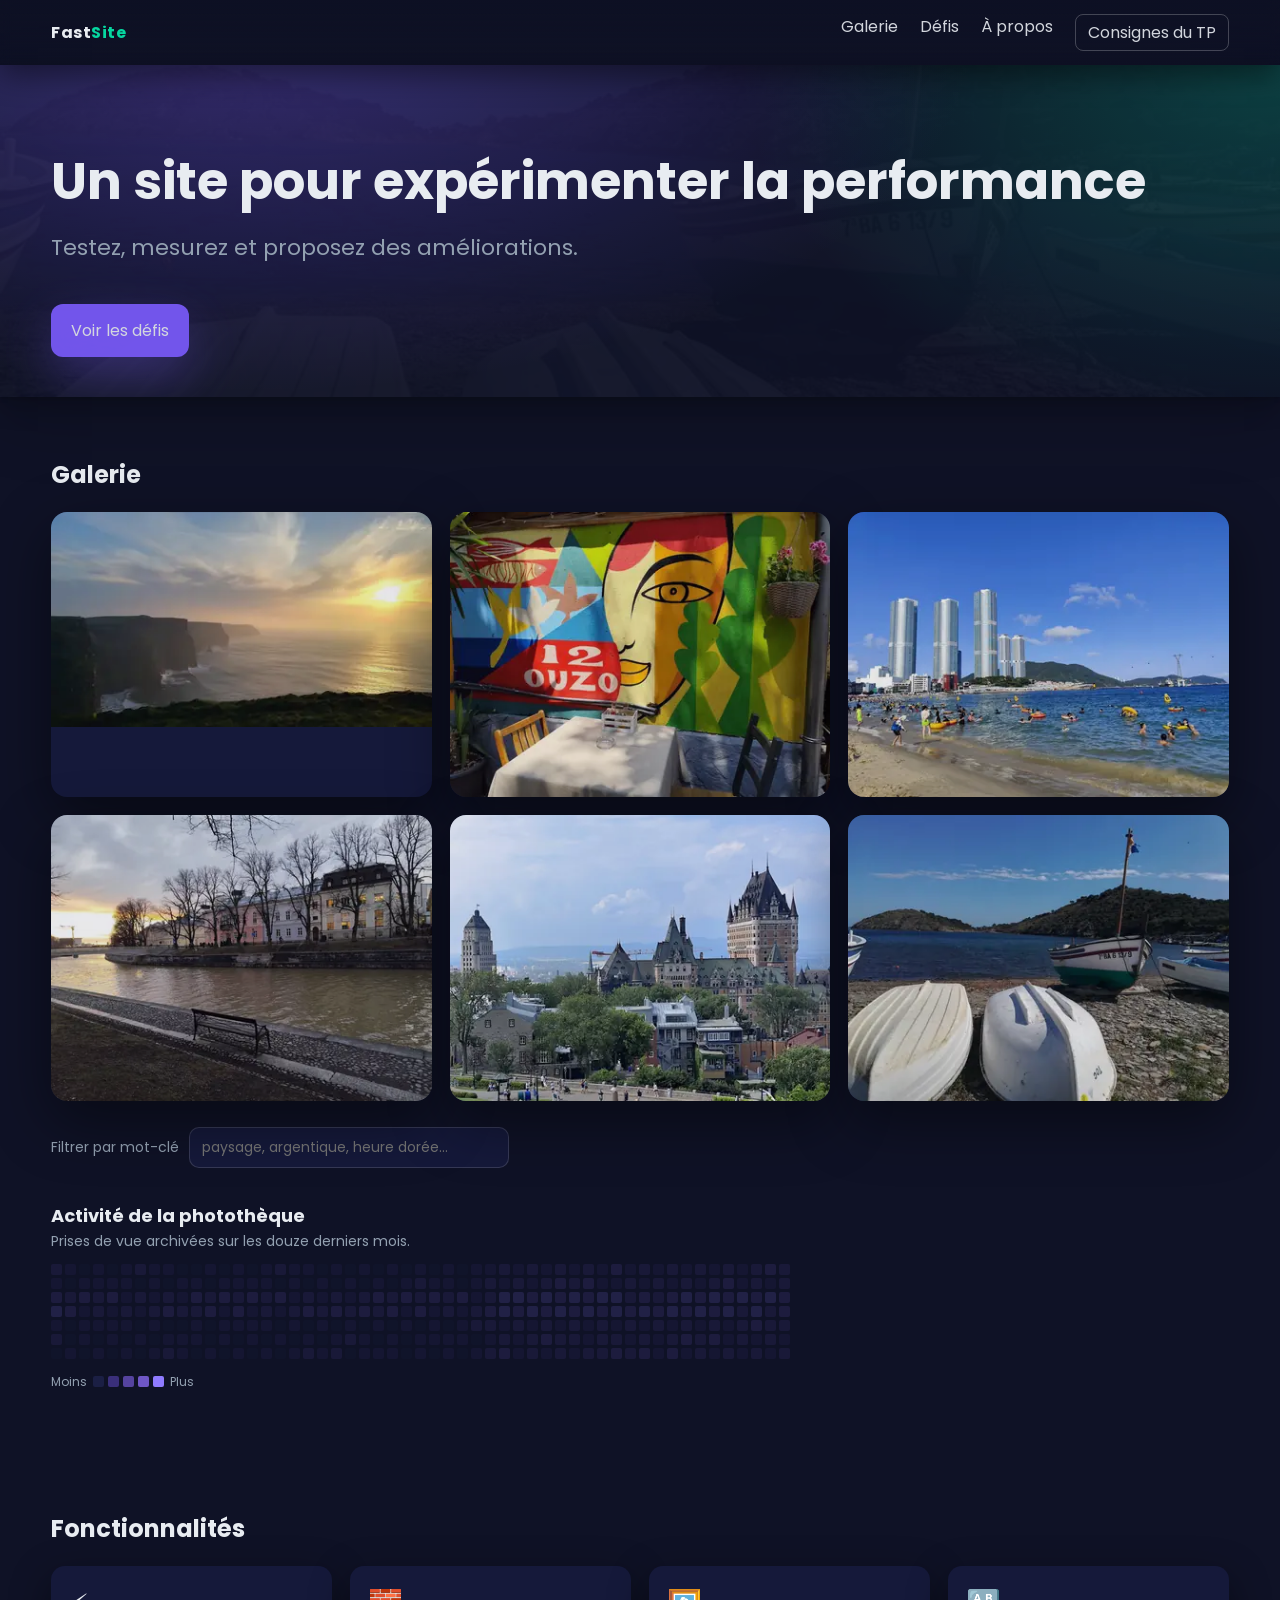
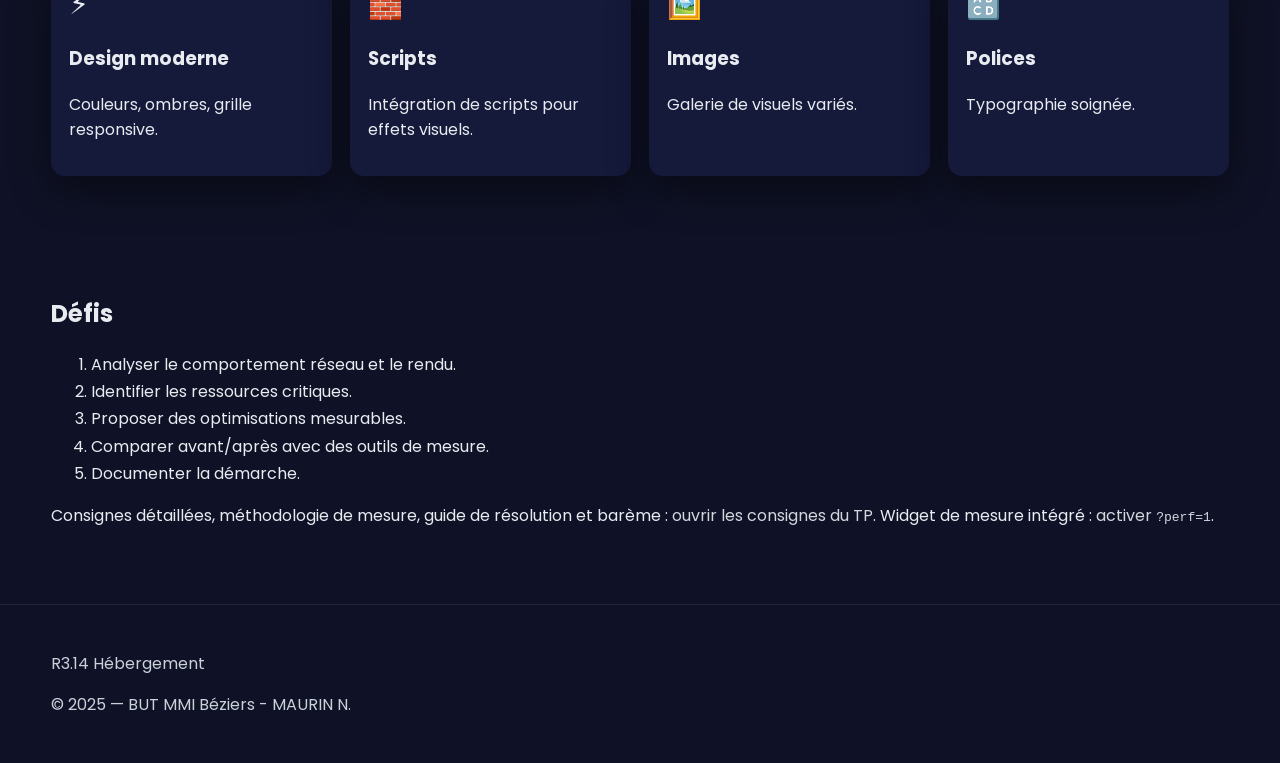
<file: index.html>
<!DOCTYPE html>
<html lang="fr">
  <head>
    <meta charset="utf-8" />
    <meta name="viewport" content="width=device-width, initial-scale=1" />
    <title>Site optimisé</title>

    <link rel="icon" type="image/png" href="img/favicon.png" />
    <link rel="preconnect" href="https://fonts.googleapis.com" />
    <link rel="preconnect" href="https://fonts.gstatic.com" crossorigin />
    <link rel="stylesheet" href="https://fonts.googleapis.com/css2?family=Poppins:wght@400;600&display=swap" />

    <link rel="stylesheet" href="css/styles.css" />

    <script src="js/app.js" defer></script>

    <!-- ===== Infrastructure du TP : hors exercice =====================
         Le bouton « Consignes » et sa fenêtre ne font pas partie du site à
         optimiser. Inutile de les analyser, les optimiser ou les supprimer.
         Volontairement en ligne : aucune requête supplémentaire, et rien ne
         casse quand vous réécrivez css/styles.css ou js/app.js.
         ================================================================ -->
    <style>
      .tp-link{border:1px solid rgba(255,255,255,.25);border-radius:8px;padding:5px 12px}
      .tp-link:hover{background:rgba(255,255,255,.08)}
      /* Cette entrée de menu supplémentaire fait déborder la barre sur petit
         écran : on autorise le retour à la ligne. */
      @media (max-width:640px){
        .menu{flex-wrap:wrap;justify-content:flex-end;gap:8px 14px}
      }
      #tp-modal{width:min(1000px,94vw);height:min(86vh,900px);padding:0;border:0;
        border-radius:14px;background:#0f1226;color:#E8ECF1;overflow:hidden}
      #tp-modal::backdrop{background:rgba(4,6,18,.72)}
      .tp-modal-bar{display:flex;align-items:center;justify-content:space-between;
        gap:12px;padding:10px 14px;border-bottom:1px solid rgba(255,255,255,.12);
        font:600 15px/1.3 system-ui,Segoe UI,Roboto,Arial,sans-serif}
      .tp-modal-bar button{background:transparent;color:#E8ECF1;cursor:pointer;
        border:1px solid rgba(255,255,255,.25);border-radius:8px;padding:5px 11px;font:inherit}
      .tp-modal-bar button:hover{background:rgba(255,255,255,.1)}
      #tp-modal iframe{display:block;width:100%;height:calc(100% - 45px);border:0}
    </style>
  </head>
  <body>
    <div class="topbar">
      <div class="container nav">
        <div class="logo">Fast<span>Site</span></div>
        <div class="menu">
          <a href="#galerie">Galerie</a>
          <a href="#defis">Défis</a>
          <a href="#apropos">À propos</a>
          <a class="tp-link js-consignes" href="consignes.html">Consignes du TP</a>
        </div>
      </div>
    </div>

    <div class="hero">
      <div class="container hero-inner">
        <div class="hero-text">
          <h1>Un site pour expérimenter la performance</h1>
          <p>Testez, mesurez et proposez des améliorations.</p>
          <a class="cta" href="#defis">Voir les défis</a>
        </div>
      </div>
    </div>

    <div id="galerie" class="section gallery">
      <div class="container">
        <h2>Galerie</h2>
        <div class="grid">
          <div class="card" data-mots="paysage montagne aube brume grand angle">
            <a href="img1.html"><img src="img/img1-800.webp" srcset="img/img1-400.webp 400w, img/img1-800.webp 800w" sizes="(max-width:560px) 92vw, (max-width:900px) 46vw, 388px" alt="Image 1" width="800" height="452" decoding="async" /></a>
          </div>
          <div class="card" data-mots="architecture ville façade contraste élevé">
            <a href="img2.html"><img src="img/img2-800.webp" srcset="img/img2-400.webp 400w, img/img2-800.webp 800w" sizes="(max-width:560px) 92vw, (max-width:900px) 46vw, 388px" alt="Image 2" width="800" height="600" decoding="async" /></a>
          </div>
          <div class="card" data-mots="portrait studio clair-obscur noir profond">
            <a href="img3.html"><img src="img/img3-800.webp" srcset="img/img3-400.webp 400w, img/img3-800.webp 800w" sizes="(max-width:560px) 92vw, (max-width:900px) 46vw, 388px" alt="Image 3" width="800" height="600" decoding="async" /></a>
          </div>
          <div class="card" data-mots="littoral falaise heure dorée pose longue">
            <a href="img4.html"><img src="img/img4-800.webp" srcset="img/img4-400.webp 400w, img/img4-800.webp 800w" sizes="(max-width:560px) 92vw, (max-width:900px) 46vw, 388px" alt="Image 4" width="800" height="600" loading="lazy" decoding="async" /></a>
          </div>
          <div class="card" data-mots="photo de rue ruelle silhouette monochrome">
            <a href="img5.html"><img src="img/img5-800.webp" srcset="img/img5-400.webp 400w, img/img5-800.webp 800w" sizes="(max-width:560px) 92vw, (max-width:900px) 46vw, 388px" alt="Image 5" width="800" height="600" loading="lazy" decoding="async" /></a>
          </div>
          <div class="card" data-mots="forêt sentier lumière rasante macro">
            <a href="img6.html"><img src="img/img6-800.webp" srcset="img/img6-400.webp 400w, img/img6-800.webp 800w" sizes="(max-width:560px) 92vw, (max-width:900px) 46vw, 388px" alt="Image 6" width="800" height="600" loading="lazy" decoding="async" /></a>
          </div>
        </div>
        <div class="gallery-filter">
          <label for="q">Filtrer par mot-clé</label>
          <input id="q" type="search" list="motscles" autocomplete="off"
                 placeholder="paysage, argentique, heure dorée…" />
          <datalist id="motscles"></datalist>
          <p id="filter-info" class="filter-info"></p>
        </div>

        <div class="activity">
          <h3 class="activity-title">Activité de la photothèque</h3>
          <p class="activity-sub">Prises de vue archivées sur les douze derniers mois.</p>
          <div class="activity-scroll">
            <div id="calendrier" class="calendar"></div>
          </div>
          <p class="activity-legend">
            <span>Moins</span>
            <i class="lvl lvl-0"></i><i class="lvl lvl-1"></i><i class="lvl lvl-2"></i><i class="lvl lvl-3"></i><i class="lvl lvl-4"></i>
            <span>Plus</span>
          </p>
        </div>
      </div>
    </div>

    <div id="apropos" class="section features">
      <div class="container">
        <h2>Fonctionnalités</h2>
        <div class="features-grid">
          <div class="feature">
            <div class="icon">⚡</div>
            <h3>Design moderne</h3>
            <p>Couleurs, ombres, grille responsive.</p>
          </div>
          <div class="feature">
            <div class="icon">🧱</div>
            <h3>Scripts</h3>
            <p>Intégration de scripts pour effets visuels.</p>
          </div>
          <div class="feature">
            <div class="icon">🖼️</div>
            <h3>Images</h3>
            <p>Galerie de visuels variés.</p>
          </div>
          <div class="feature">
            <div class="icon">🔠</div>
            <h3>Polices</h3>
            <p>Typographie soignée.</p>
          </div>
        </div>
      </div>
    </div>

    <div id="defis" class="section challenges">
      <div class="container">
        <h2>Défis</h2>
        <ol>
          <li>Analyser le comportement réseau et le rendu.</li>
          <li>Identifier les ressources critiques.</li>
          <li>Proposer des optimisations mesurables.</li>
          <li>Comparer avant/après avec des outils de mesure.</li>
          <li>Documenter la démarche.</li>
        </ol>
        <p>
          Consignes détaillées, méthodologie de mesure, guide de résolution et
          barème : <a class="js-consignes" href="consignes.html">ouvrir les
          consignes du TP</a>. Widget de mesure intégré :
          <a href="?perf=1">activer <code>?perf=1</code></a>.
        </p>
      </div>
    </div>

    <div class="footer">
      <div class="container">
        <p>R3.14 Hébergement</p>
        <p>© 2025 — BUT MMI Béziers - MAURIN N.</p>
      </div>
    </div>

    <!-- ===== Infrastructure du TP : hors exercice ===================== -->
    <dialog id="tp-modal" aria-labelledby="tp-modal-titre">
      <div class="tp-modal-bar">
        <span id="tp-modal-titre">Consignes du TP</span>
        <span>
          <a class="tp-link" href="consignes.html" target="_blank" rel="noopener">Ouvrir dans un onglet</a>
          <button type="button" data-tp-close>Fermer</button>
        </span>
      </div>
      <iframe title="Consignes du TP" data-src="consignes.html"></iframe>
    </dialog>

    <script>
      /* Ouvre les consignes en fenêtre modale. Sans JavaScript, ou si
         <dialog> n'est pas supporté, les liens naviguent normalement vers
         consignes.html : le contenu reste accessible dans tous les cas.
         L'iframe n'est chargée qu'à la première ouverture, pour ne rien
         ajouter au chargement de la page mesurée. */
      (function () {
        var modal = document.getElementById('tp-modal');
        var liens = document.querySelectorAll('.js-consignes');
        if (!modal || !liens.length || typeof modal.showModal !== 'function') return;

        var frame = modal.querySelector('iframe');
        for (var i = 0; i < liens.length; i++) {
          liens[i].addEventListener('click', function (e) {
            e.preventDefault();
            if (!frame.getAttribute('src')) {
              frame.setAttribute('src', frame.dataset.src);
            }
            modal.showModal();
          });
        }
        modal.querySelector('[data-tp-close]').addEventListener('click', function () {
          modal.close();
        });
        // Échap ne remonte pas d'une iframe vers le <dialog> parent : on
        // écoute donc aussi dans le document embarqué (même origine).
        frame.addEventListener('load', function () {
          try {
            frame.contentDocument.addEventListener('keydown', function (e) {
              if (e.key === 'Escape') modal.close();
            });
          } catch (err) { /* origine différente : la touche Échap n'agira pas */ }
        });
        // Clic sur le fond sombre : la cible est alors le <dialog> lui-même.
        modal.addEventListener('click', function (e) {
          if (e.target === modal) modal.close();
        });
      })();
      /* ================================================================ */

      if (new URLSearchParams(location.search).has('perf')) {
        var s = document.createElement('script');
        s.src = 'js/metrics.js';
        s.defer = true;
        document.head.appendChild(s);
      }
    </script>
  </body>
</html>
</file>
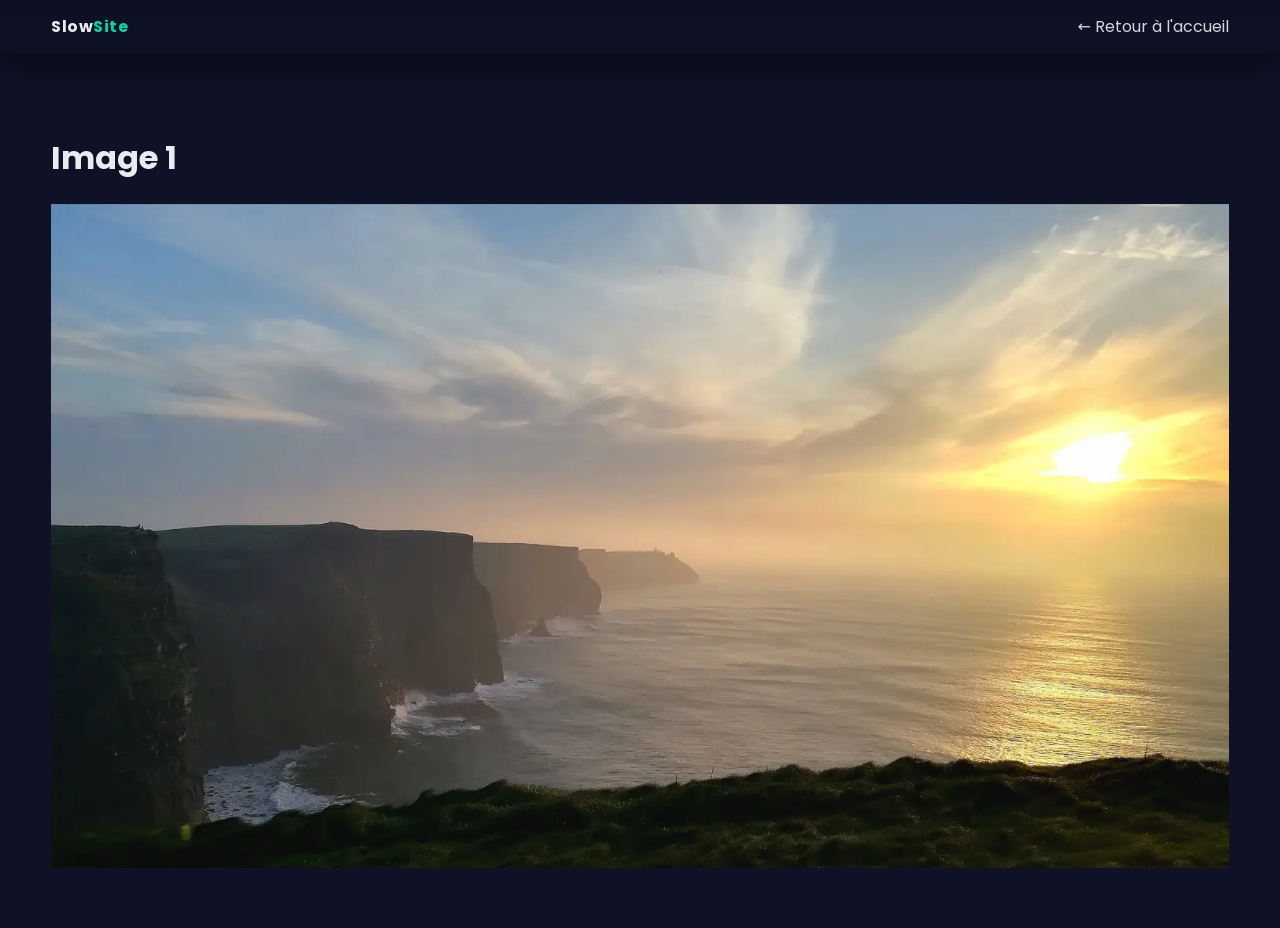
<file: img1.html>
<!DOCTYPE html>
<html lang="fr">
<head>
  <meta charset="utf-8" />
  <meta name="viewport" content="width=device-width, initial-scale=1" />
  <title>Image 1</title>
  <link rel="icon" type="image/png" href="img/favicon.png">
  <link rel="preconnect" href="https://fonts.googleapis.com">
  <link rel="preconnect" href="https://fonts.gstatic.com" crossorigin>
  <link rel="stylesheet" href="https://fonts.googleapis.com/css2?family=Poppins:wght@400;600&display=swap">
  <link rel="stylesheet" href="css/styles.css">
</head>
<body>
  <div class="topbar"><div class="container nav"><div class="logo">Slow<span>Site</span></div><div class="menu"><a href="index.html">← Retour à l'accueil</a></div></div></div>
  <div class="section image-page"><div class="container">
    <h1>Image 1</h1>
    <div class="image-wrapper"><img src="img/img1-1600.webp" width="1600" height="903" alt="Image 1" fetchpriority="high" decoding="async"></div>
  </div></div>
  <script>
    if (new URLSearchParams(location.search).has('perf')) {
      var s = document.createElement('script');
      s.src = 'js/metrics.js'; s.defer = true; document.head.appendChild(s);
    }
  </script>
</body>
</html>
</file>
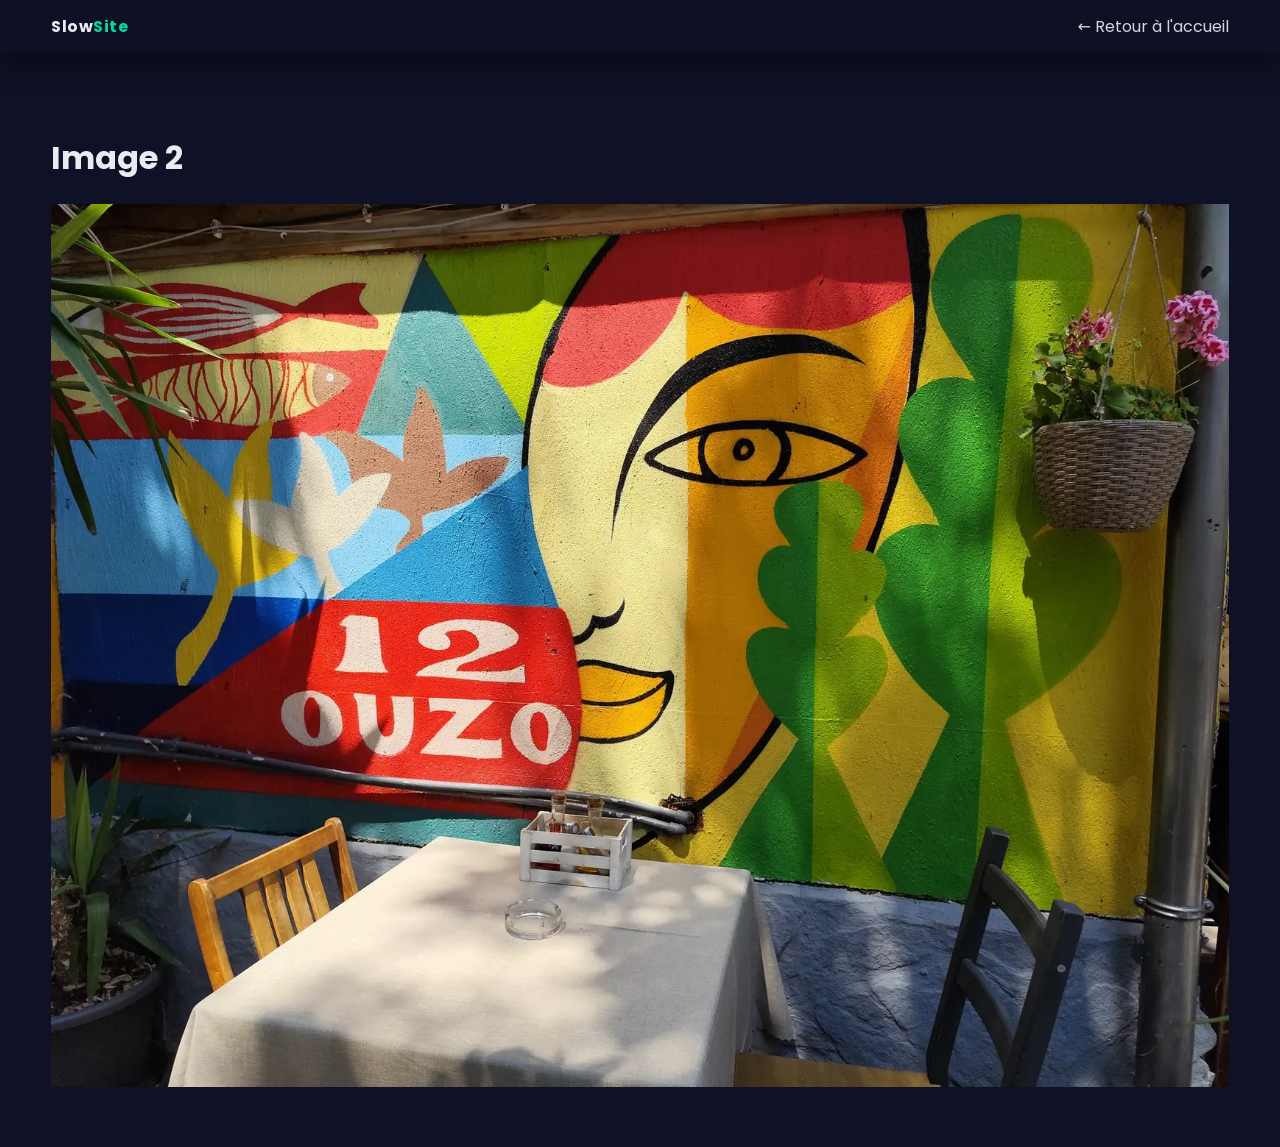
<file: img2.html>
<!DOCTYPE html>
<html lang="fr">
<head>
  <meta charset="utf-8" />
  <meta name="viewport" content="width=device-width, initial-scale=1" />
  <title>Image 2</title>
  <link rel="icon" type="image/png" href="img/favicon.png">
  <link rel="preconnect" href="https://fonts.googleapis.com">
  <link rel="preconnect" href="https://fonts.gstatic.com" crossorigin>
  <link rel="stylesheet" href="https://fonts.googleapis.com/css2?family=Poppins:wght@400;600&display=swap">
  <link rel="stylesheet" href="css/styles.css">
</head>
<body>
  <div class="topbar"><div class="container nav"><div class="logo">Slow<span>Site</span></div><div class="menu"><a href="index.html">← Retour à l'accueil</a></div></div></div>
  <div class="section image-page"><div class="container">
    <h1>Image 2</h1>
    <div class="image-wrapper"><img src="img/img2-1600.webp" width="1600" height="1200" alt="Image 2" fetchpriority="high" decoding="async"></div>
  </div></div>
  <script>
    if (new URLSearchParams(location.search).has('perf')) {
      var s = document.createElement('script');
      s.src = 'js/metrics.js'; s.defer = true; document.head.appendChild(s);
    }
  </script>
</body>
</html>
</file>
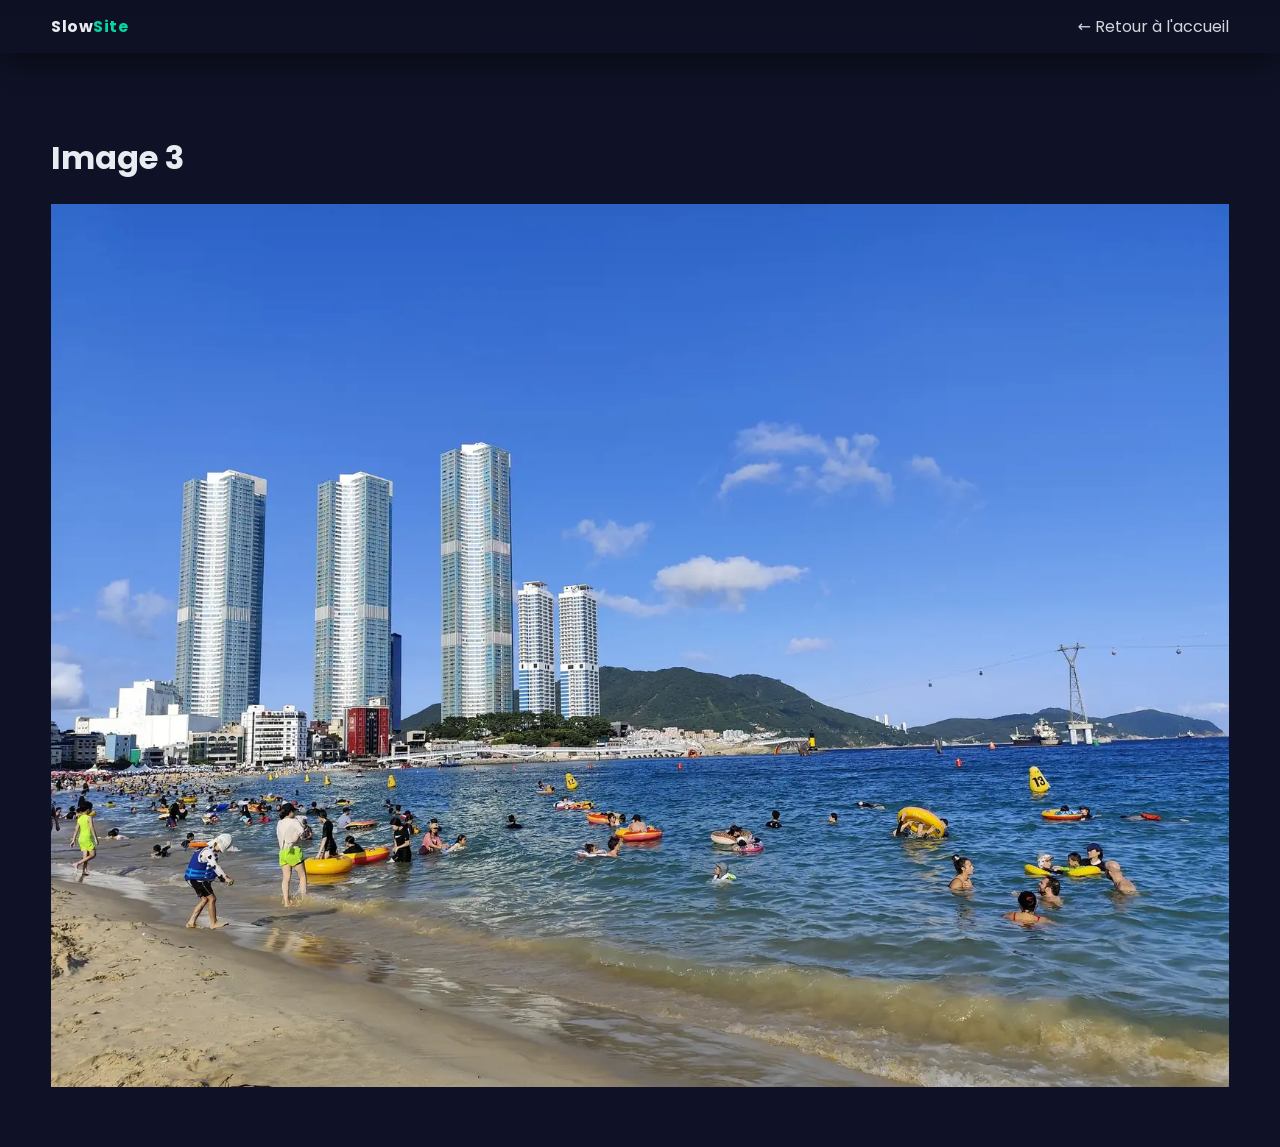
<file: img3.html>
<!DOCTYPE html>
<html lang="fr">
<head>
  <meta charset="utf-8" />
  <meta name="viewport" content="width=device-width, initial-scale=1" />
  <title>Image 3</title>
  <link rel="icon" type="image/png" href="img/favicon.png">
  <link rel="preconnect" href="https://fonts.googleapis.com">
  <link rel="preconnect" href="https://fonts.gstatic.com" crossorigin>
  <link rel="stylesheet" href="https://fonts.googleapis.com/css2?family=Poppins:wght@400;600&display=swap">
  <link rel="stylesheet" href="css/styles.css">
</head>
<body>
  <div class="topbar"><div class="container nav"><div class="logo">Slow<span>Site</span></div><div class="menu"><a href="index.html">← Retour à l'accueil</a></div></div></div>
  <div class="section image-page"><div class="container">
    <h1>Image 3</h1>
    <div class="image-wrapper"><img src="img/img3-1600.webp" width="1600" height="1200" alt="Image 3" fetchpriority="high" decoding="async"></div>
  </div></div>
  <script>
    if (new URLSearchParams(location.search).has('perf')) {
      var s = document.createElement('script');
      s.src = 'js/metrics.js'; s.defer = true; document.head.appendChild(s);
    }
  </script>
</body>
</html>
</file>
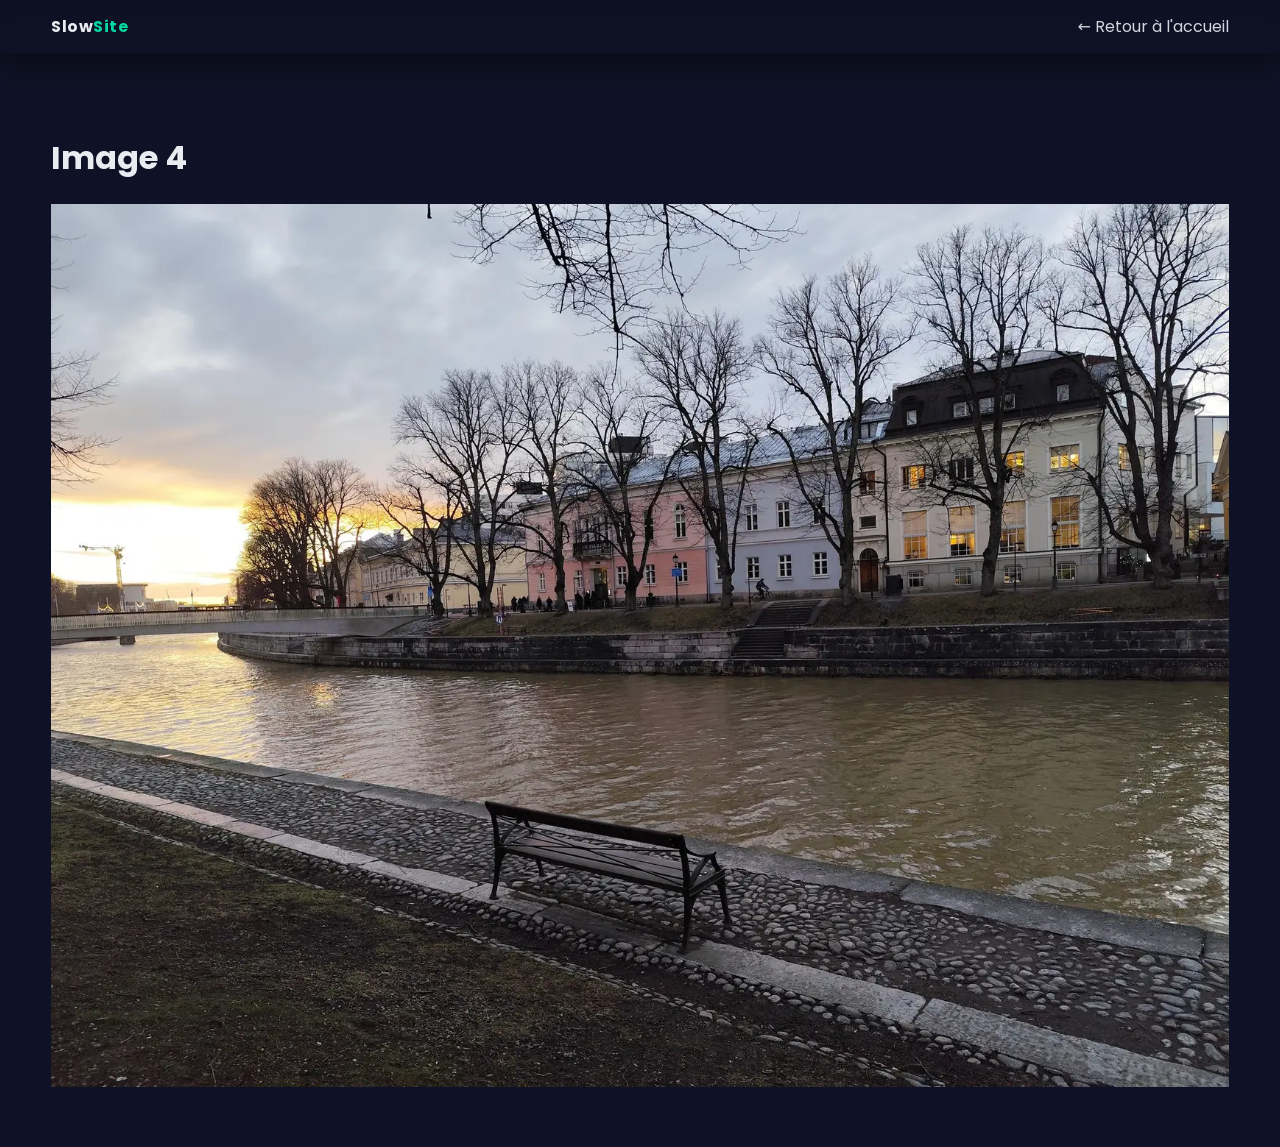
<file: img4.html>
<!DOCTYPE html>
<html lang="fr">
<head>
  <meta charset="utf-8" />
  <meta name="viewport" content="width=device-width, initial-scale=1" />
  <title>Image 4</title>
  <link rel="icon" type="image/png" href="img/favicon.png">
  <link rel="preconnect" href="https://fonts.googleapis.com">
  <link rel="preconnect" href="https://fonts.gstatic.com" crossorigin>
  <link rel="stylesheet" href="https://fonts.googleapis.com/css2?family=Poppins:wght@400;600&display=swap">
  <link rel="stylesheet" href="css/styles.css">
</head>
<body>
  <div class="topbar"><div class="container nav"><div class="logo">Slow<span>Site</span></div><div class="menu"><a href="index.html">← Retour à l'accueil</a></div></div></div>
  <div class="section image-page"><div class="container">
    <h1>Image 4</h1>
    <div class="image-wrapper"><img src="img/img4-1600.webp" width="1600" height="1200" alt="Image 4" fetchpriority="high" decoding="async"></div>
  </div></div>
  <script>
    if (new URLSearchParams(location.search).has('perf')) {
      var s = document.createElement('script');
      s.src = 'js/metrics.js'; s.defer = true; document.head.appendChild(s);
    }
  </script>
</body>
</html>
</file>
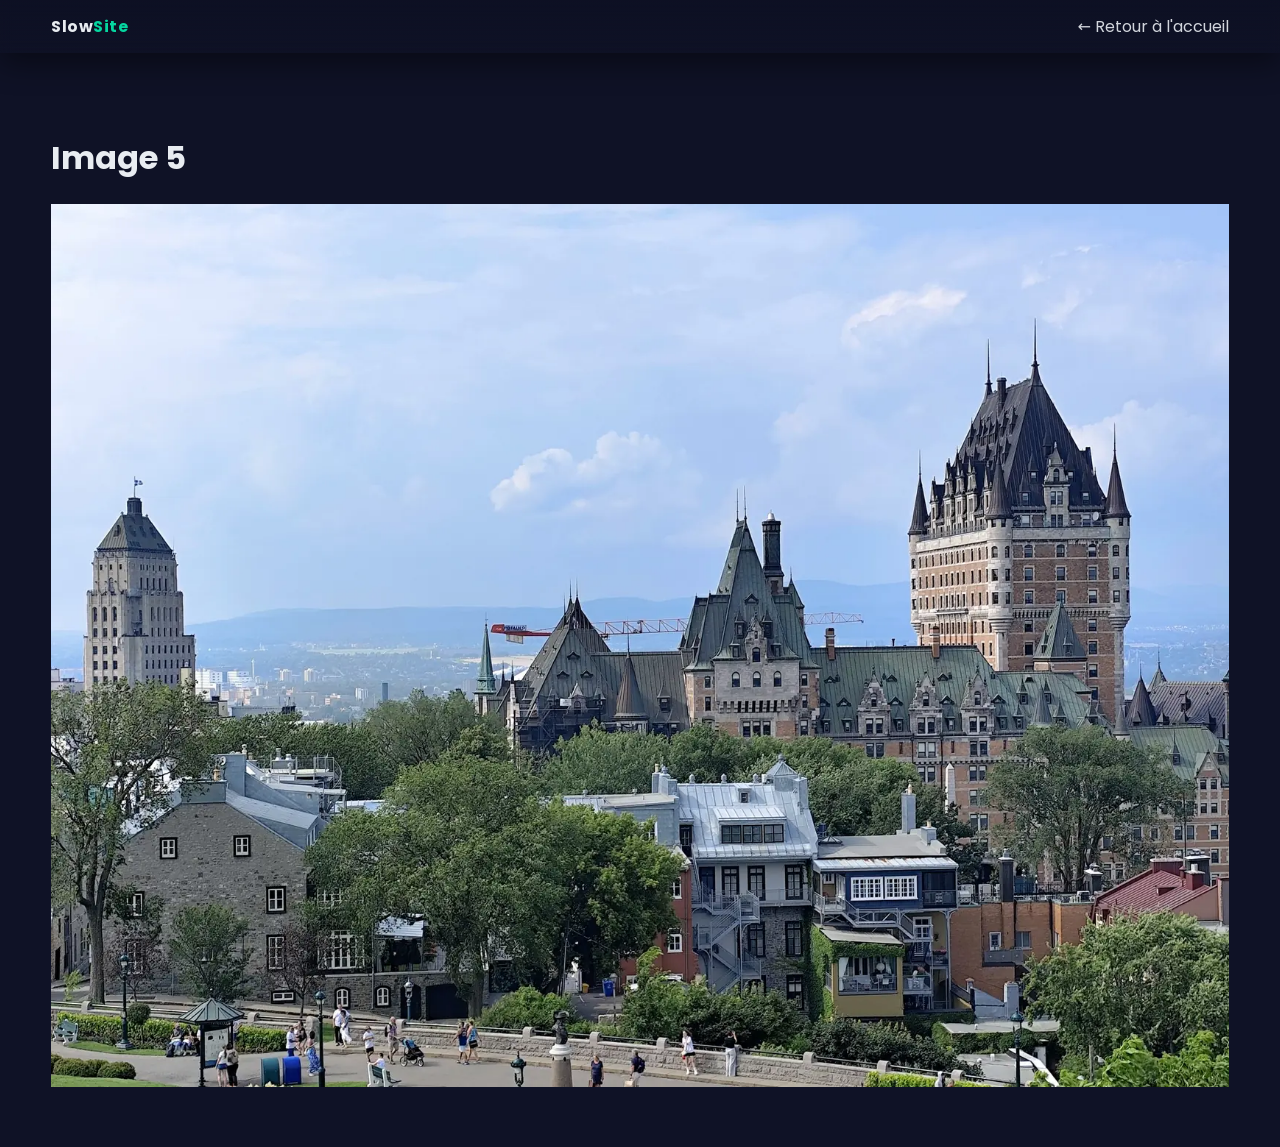
<file: img5.html>
<!DOCTYPE html>
<html lang="fr">
<head>
  <meta charset="utf-8" />
  <meta name="viewport" content="width=device-width, initial-scale=1" />
  <title>Image 5</title>
  <link rel="icon" type="image/png" href="img/favicon.png">
  <link rel="preconnect" href="https://fonts.googleapis.com">
  <link rel="preconnect" href="https://fonts.gstatic.com" crossorigin>
  <link rel="stylesheet" href="https://fonts.googleapis.com/css2?family=Poppins:wght@400;600&display=swap">
  <link rel="stylesheet" href="css/styles.css">
</head>
<body>
  <div class="topbar"><div class="container nav"><div class="logo">Slow<span>Site</span></div><div class="menu"><a href="index.html">← Retour à l'accueil</a></div></div></div>
  <div class="section image-page"><div class="container">
    <h1>Image 5</h1>
    <div class="image-wrapper"><img src="img/img5-1600.webp" width="1600" height="1200" alt="Image 5" fetchpriority="high" decoding="async"></div>
  </div></div>
  <script>
    if (new URLSearchParams(location.search).has('perf')) {
      var s = document.createElement('script');
      s.src = 'js/metrics.js'; s.defer = true; document.head.appendChild(s);
    }
  </script>
</body>
</html>
</file>
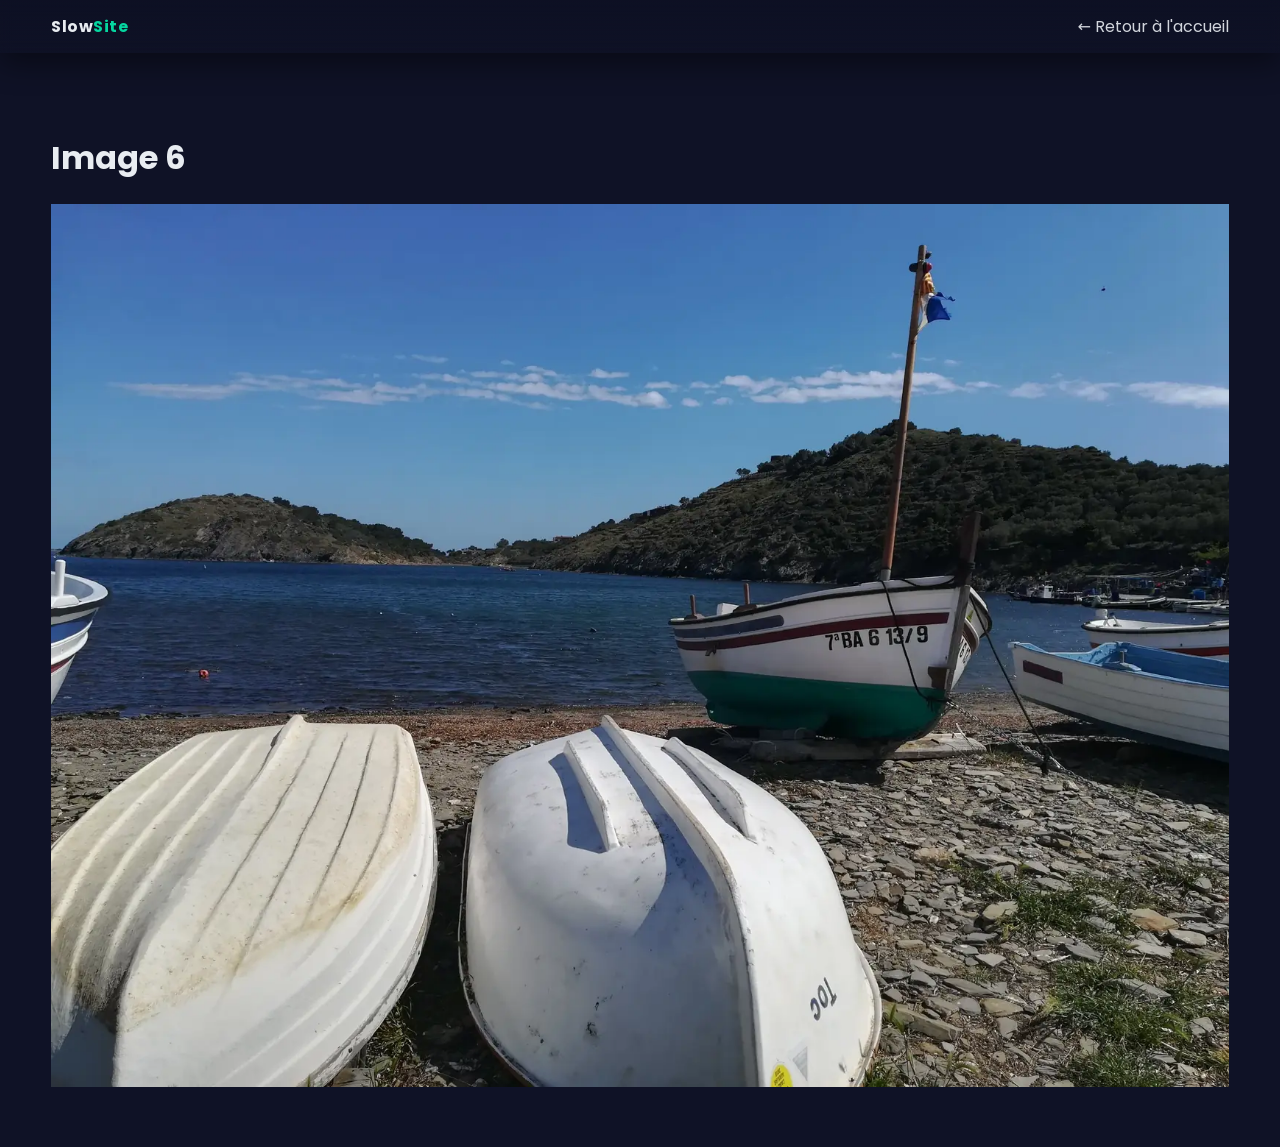
<file: img6.html>
<!DOCTYPE html>
<html lang="fr">
<head>
  <meta charset="utf-8" />
  <meta name="viewport" content="width=device-width, initial-scale=1" />
  <title>Image 6</title>
  <link rel="icon" type="image/png" href="img/favicon.png">
  <link rel="preconnect" href="https://fonts.googleapis.com">
  <link rel="preconnect" href="https://fonts.gstatic.com" crossorigin>
  <link rel="stylesheet" href="https://fonts.googleapis.com/css2?family=Poppins:wght@400;600&display=swap">
  <link rel="stylesheet" href="css/styles.css">
</head>
<body>
  <div class="topbar"><div class="container nav"><div class="logo">Slow<span>Site</span></div><div class="menu"><a href="index.html">← Retour à l'accueil</a></div></div></div>
  <div class="section image-page"><div class="container">
    <h1>Image 6</h1>
    <div class="image-wrapper"><img src="img/img6-1600.webp" width="1600" height="1200" alt="Image 6" fetchpriority="high" decoding="async"></div>
  </div></div>
  <script>
    if (new URLSearchParams(location.search).has('perf')) {
      var s = document.createElement('script');
      s.src = 'js/metrics.js'; s.defer = true; document.head.appendChild(s);
    }
  </script>
</body>
</html>
</file>
<file: css/styles.css>
/* styles.css — feuille unique (extra.css et theme-legacy.css fusionnés : plus d'@import).
   Supprimé : 1199 règles .redundant-N et 799 règles .extra-N (aucune n'est utilisée dans
   le HTML), la police Playfair Display (jamais appliquée), les classes .tile/.legacy-*.
   La police Poppins est chargée par <link> dans le HTML (400 et 600, display=swap). */
.hero{position:relative;overflow:hidden;
  box-shadow:0 2px 4px rgba(0,0,0,.14),0 8px 24px rgba(0,0,0,.22),0 24px 60px rgba(0,0,0,.18)}
.hero::before{content:"";position:absolute;inset:0;
  background:url('../img/hero-bg.webp') center / cover no-repeat;opacity:.04;pointer-events:none}
.hero-inner{position:relative;z-index:1}
:root{--bg:#0f1226;--fg:#E8ECF1;--muted:#93A1B1;--primary:#7C5CFF;--accent:#06D6A0;--card:#15193A;--shadow:rgba(0,0,0,0.45)}
*{box-sizing:border-box}
html,body{margin:0;padding:0;background:var(--bg);color:var(--fg);font-family:'Poppins',system-ui,Segoe UI,Roboto,Arial,sans-serif}
.container{width:min(1200px,92%);margin:0 auto}
a{color:var(--fg);text-decoration:none;opacity:.9}a:hover{opacity:1}
.topbar{position:sticky;top:0;backdrop-filter:blur(6px);background:linear-gradient(180deg,rgba(13,16,35,.8),rgba(13,16,35,.2));z-index:10;box-shadow:0 10px 30px var(--shadow)}
.nav{display:flex;align-items:center;justify-content:space-between;padding:14px 0}
.logo{font-weight:700;letter-spacing:.5px}.logo span{color:var(--accent)}.menu{display:flex;gap:22px}
.hero{padding:90px 0 40px;background:radial-gradient(1200px 600px at 20% -10%, rgba(124,92,255,.35), transparent 60%), radial-gradient(900px 600px at 100% 0%, rgba(6,214,160,.25), transparent 60%)}
.hero-inner{display:grid;grid-template-columns:1fr;gap:28px}
.hero h1{font-size:clamp(28px,4vw,56px);line-height:1.05;margin:0 0 10px}
.hero p{font-size:clamp(16px,1.8vw,22px);color:var(--muted)}
.highlight{color:var(--accent)}
.cta{display:inline-block;margin-top:18px;background:var(--primary);padding:14px 20px;border-radius:12px;box-shadow:0 20px 50px rgba(124,92,255,.35);transition:transform .2s ease, box-shadow .2s ease}
.cta:hover{transform:translateY(-2px);box-shadow:0 28px 60px rgba(124,92,255,.45)}
.section{padding:60px 0}.section h2{margin:0 0 20px}
.gallery .grid{display:grid;grid-template-columns:repeat(3,1fr);gap:18px}
.card{background:var(--card);border-radius:16px;overflow:hidden;box-shadow:0 20px 60px var(--shadow)}
.card img{display:block;width:100%;height:auto;opacity:0;transition:opacity .6s ease}
.card img.loaded{opacity:1}
.features-grid{display:grid;grid-template-columns:repeat(4,1fr);gap:18px}
.feature{background:var(--card);padding:18px;border-radius:14px;box-shadow:0 14px 40px var(--shadow)}
.feature .icon{font-size:28px}
.challenges ol{line-height:1.7}
.footer{padding:30px 0;border-top:1px solid rgba(255,255,255,.08);color:#c9d1d9}
@media (max-width:900px){.features-grid{grid-template-columns:repeat(2,1fr)}.gallery .grid{grid-template-columns:repeat(2,1fr)}}
@media (max-width:560px){.features-grid{grid-template-columns:1fr}.gallery .grid{grid-template-columns:1fr}}

/* --- Filtrage de la galerie --- */
.gallery-filter{display:flex;align-items:center;flex-wrap:wrap;gap:10px;margin-top:26px}
.gallery-filter label{color:var(--muted);font-size:14px}
.gallery-filter input{background:var(--card);color:var(--fg);border:1px solid rgba(255,255,255,.14);
  border-radius:10px;padding:9px 12px;min-width:min(320px,100%);font:inherit;font-size:14px}
.gallery-filter input:focus{outline:2px solid var(--primary);outline-offset:1px}
.filter-info{margin:0;color:var(--muted);font-size:13px}
.card{transform:translateY(24px);transition:transform .35s ease}
.card.visible{transform:translateY(0)}

/* --- Calendrier d'activité --- */
.activity{margin-top:34px}
.activity-title{margin:0 0 2px;font-size:18px}
.activity-sub{margin:0 0 12px;color:var(--muted);font-size:14px}
.activity-scroll{overflow-x:auto;padding-bottom:4px}
.calendar{display:grid;grid-auto-flow:column;grid-template-rows:repeat(7,11px);
  grid-auto-columns:11px;gap:3px;width:max-content}
.cal-day{border-radius:2px;background:var(--lvl0);transition:opacity .25s linear}
/* Rampe séquentielle à teinte unique, du plus sombre au plus clair. */
:root{--lvl0:#1b1f44;--lvl1:#3a2f7a;--lvl2:#55439f;--lvl3:#6f57c6;--lvl4:#8f7bff}
.cal-day[data-n="1"]{background:var(--lvl1)}
.cal-day[data-n="2"]{background:var(--lvl2)}
.cal-day[data-n="3"]{background:var(--lvl3)}
.cal-day[data-n="4"]{background:var(--lvl4)}
.activity-legend{display:flex;align-items:center;gap:4px;margin:10px 0 0;
  color:var(--muted);font-size:12px}
.activity-legend .lvl{width:11px;height:11px;border-radius:2px;display:inline-block}
.activity-legend .lvl-0{background:var(--lvl0)}.activity-legend .lvl-1{background:var(--lvl1)}
.activity-legend .lvl-2{background:var(--lvl2)}.activity-legend .lvl-3{background:var(--lvl3)}
.activity-legend .lvl-4{background:var(--lvl4)}
.activity-legend span:first-child{margin-right:2px}
.activity-legend span:last-child{margin-left:2px}

/* Pages image : l'image ne doit pas dépasser son conteneur (plus de scroll horizontal). */
.image-wrapper img{display:block;width:100%;height:auto}
</file>
